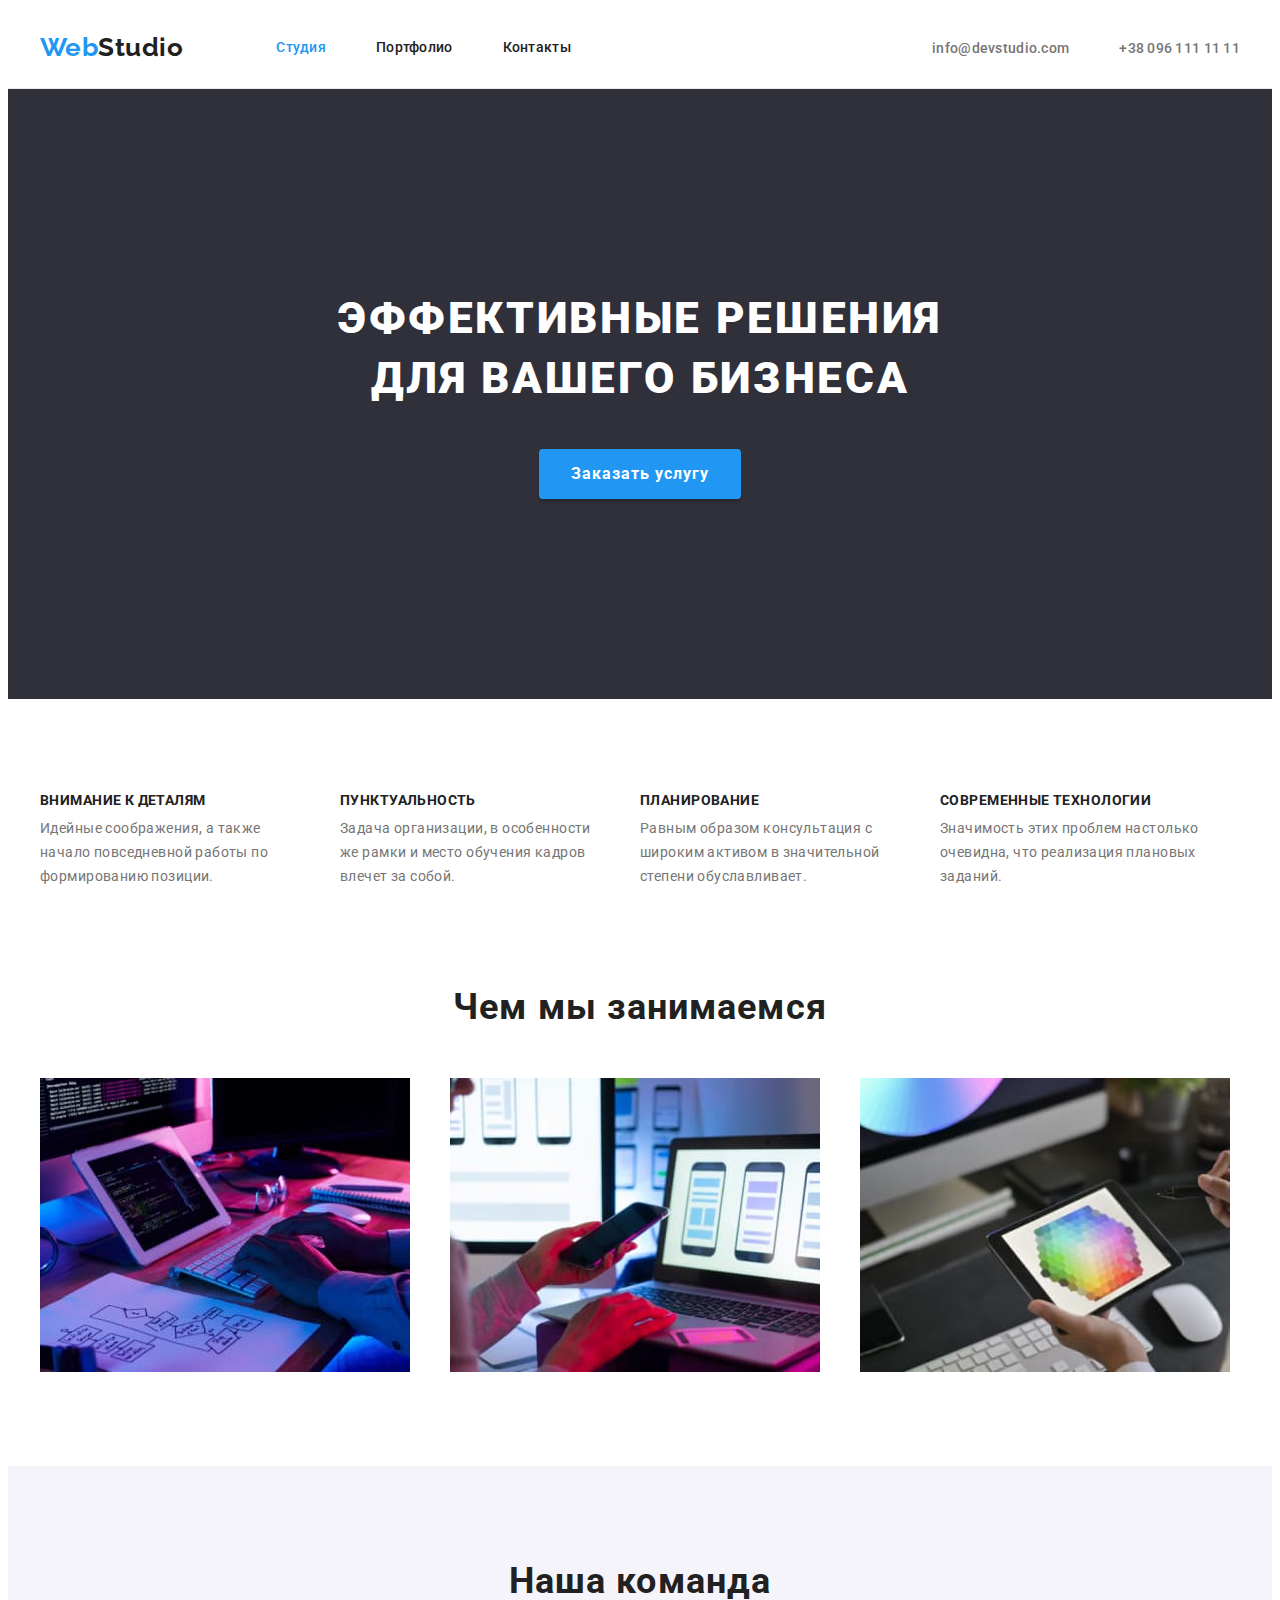
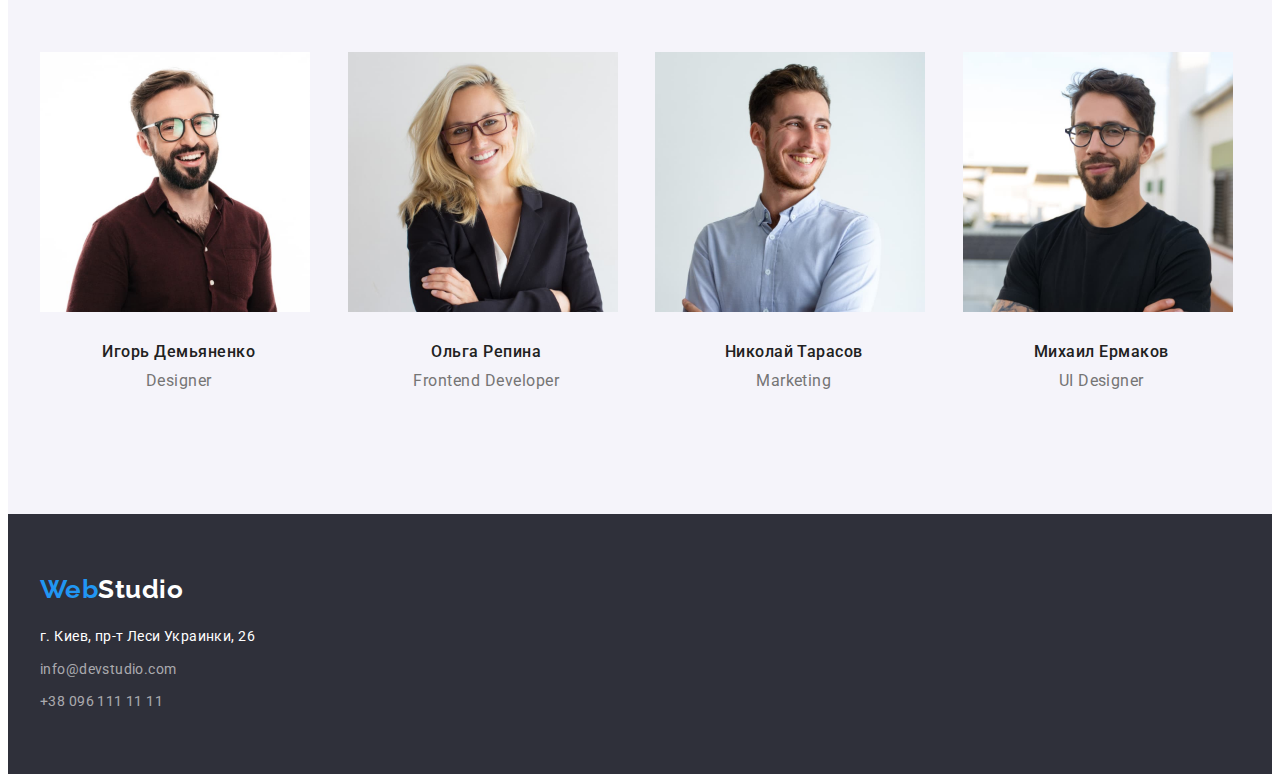
<file: index.html>
<!DOCTYPE html>
<html lang="ru">
  <head>
    <meta charset="UTF-8" />
    <meta http-equiv="X-UA-Compatible" content="IE=edge" />
    <meta name="viewport" content="width=device-width, initial-scale=1.0" />
    <title>WebStudio</title>
    <link rel="preconnect" href="https://fonts.googleapis.com" />
    <link rel="preconnect" href="https://fonts.gstatic.com" crossorigin />
    <link
      href="https://fonts.googleapis.com/css2?family=Raleway:wght@700&family=Roboto:wght@400;500;700;900&display=swap"
      rel="stylesheet"
    />
    <link
      rel="stylesheet"
      href="https://cdnjs.cloudflare.com/ajax/libs/modern-normalize/1.1.0/modern-normalize.min.css"
      integrity="sha512-wpPYUAdjBVSE4KJnH1VR1HeZfpl1ub8YT/NKx4PuQ5NmX2tKuGu6U/JRp5y+Y8XG2tV+wKQpNHVUX03MfMFn9Q=="
      crossorigin="anonymous"
      referrerpolicy="no-referrer"
    />
    <link rel="stylesheet" href="./css/styles.css" />
  </head>
  <body>
    <!----------------------------------------------site (header шапка)----------------------------------------->
    <header>
      <div class="container">
        <nav class="main-nav">
          <a href="./index.html" class="nav-link-logo">Web<span class="partlogo">Studio</span></a>
          <ul class="site-nav">
            <li class="item">
              <a class="link current" href="./index.html" target="_self">Студия</a>
            </li>
            <li class="item">
              <a class="link" href="./portfolio.html" target="_self">Портфолио</a>
            </li>
            <li class="item"><a class="link" href="">Контакты</a></li>
          </ul>

          <ul class="auth-nav">
            <li class="item">
              <a class="link" href="mailto:info@devstudio.com">info@devstudio.com</a>
            </li>
            <li class="item"><a class="link" href="tel:+380961111111">+38 096 111 11 11</a></li>
          </ul>
        </nav>
      </div>
    </header>
    <!---------------------------------------------hero section (секция герой)----------------------------------->
    <main>
      <section class="section-hero">
        <div class="text-hero">
          <h1 class="hero-title">Эффективные решения для вашего бизнеса</h1>
        </div>
          <button class="hero-button" type="button">Заказать услугу</button>
      </section>
      <!---------------------------------------------section block (блок секций)--------------------------------->
      <section class="section-block section">
        <div class="container">
          <h2 class="vizually-hidden">Особенности</h2>
          
            <ul class="main-item ul">
              <li class="item">
                <h3 class="advant-title">Внимание к деталям</h3>
                <p class="subtitle">
                  Идейные соображения, а также начало повседневной работы по формированию позиции.
                </p>
              </li>
              <li class="item">
                <h3 class="advant-title">Пунктуальность</h3>
                <p class="subtitle">
                  Задача организации, в особенности же рамки и место обучения кадров влечет за
                  собой.
                </p>
              </li>
              <li class="item">
                <h3 class="advant-title">Планирование</h3>
                <p class="subtitle">
                  Равным образом консультация с широким активом в значительной степени
                  обуславливает.
                </p>
              </li>
              <li class="item">
                <h3 class="advant-title">Современные технологии</h3>
                <p class="subtitle">
                  Значимость этих проблем настолько очевидна, что реализация плановых заданий.
                </p>
              </li>
            </ul>
          
        </div>
      </section>
      <!----------------------------------------------testimonial section (чем мы занимаемся)------------------------------------------>
      <section class="section-portfolio">
        <div class="container">
          <h2 class="section-title">Чем мы занимаемся</h2>
          <ul class="gallery-flex">
            <li class="masters-item">
              <img class="card-image no-gap" src="./images/mp1.jpg" alt="мужчина печатает на клавиатуре" width="370" />
            </li>
            <li class="masters-item"><img class="card-image no-gap" src="./images/mp2.jpg" alt="смартфон возле ноутбука" width="370" /></li>
            <li class="masters-item"><img class="card-image no-gap" src="./images/mp3.jpg" alt="изображение на планшете" width="370" /></li>
          </ul>
        </div>
      </section>
      <!----------------------------------------------command section (наша команда)------------------------------------------>
      <section class="section-command section">
        <div class="container">
          <h2 class="section-title-desc">Наша команда</h2>
          <ul class="command-flex">
            <li class="command">
              <img
                class="card-image no-gap"
                src="./images/product-designer.jpg"
                alt="учасник команды"
                width="270"
              />
              <div class="workers"><h3 class="section-name">Игорь Демьяненко</h3>
              <p class="subtitle-profession">Designer</p>
            </div>
            </li>
            <li class="command">
              <img
                class="card-image no-gap"
                src="./images/frontend-developer.jpg"
                alt="учасница команды"
                width="270"
              />
              <div class="workers"><h3 class="section-name">Ольга Репина</h3>
              <p class="subtitle-profession">Frontend Developer</p>
            </div>
            </li>
            <li class="command">
              <img class="card-image no-gap" src="./images/marketing.jpg" alt="учасник команды" width="270" />
              <div class="workers"><h3 class="section-name">Николай Тарасов</h3>
              <p class="subtitle-profession">Marketing</p>
            </div>
            </li>
            <li class="command">
              <img class="card-image no-gap" src="./images/ui-designer.jpg" alt="учасник команды" width="270" />
              <div class="workers"><h3 class="section-name">Михаил Ермаков</h3>
              <p class="subtitle-profession">UI Designer</p>
            </div>
            </li>
          </ul>
        </div>
      </section>
    </main>
    <!----------------------------------------------footer (подвал)---------------------------------------->
    <footer class="footer">
      <div class="container">
        <a class="logo-footer" href="./index.html"
          >Web<span class="footerlogo">Studio</span></a
        >
        <address>
          <ul>
            <li>
              <a
                class="link aside-link"
                href="https://goo.gl/maps/vPPs6A4afEgHFddDA"
                target="_blank"
                rel="noopener noreferrer"
                >г. Киев, пр-т Леси Украинки, 26 <br />
              </a>
            </li>
            <li>
              <a class="link-footer mail" href="mailto:info@devstudio.com">info@devstudio.com</a>
              <br />
            </li>
            <li><a class="link-footer" href="tel:+380961111111">+38 096 111 11 11</a></li>
          </ul>
        </address>
      </div>
    </footer>
  </body>
</html>
</file>
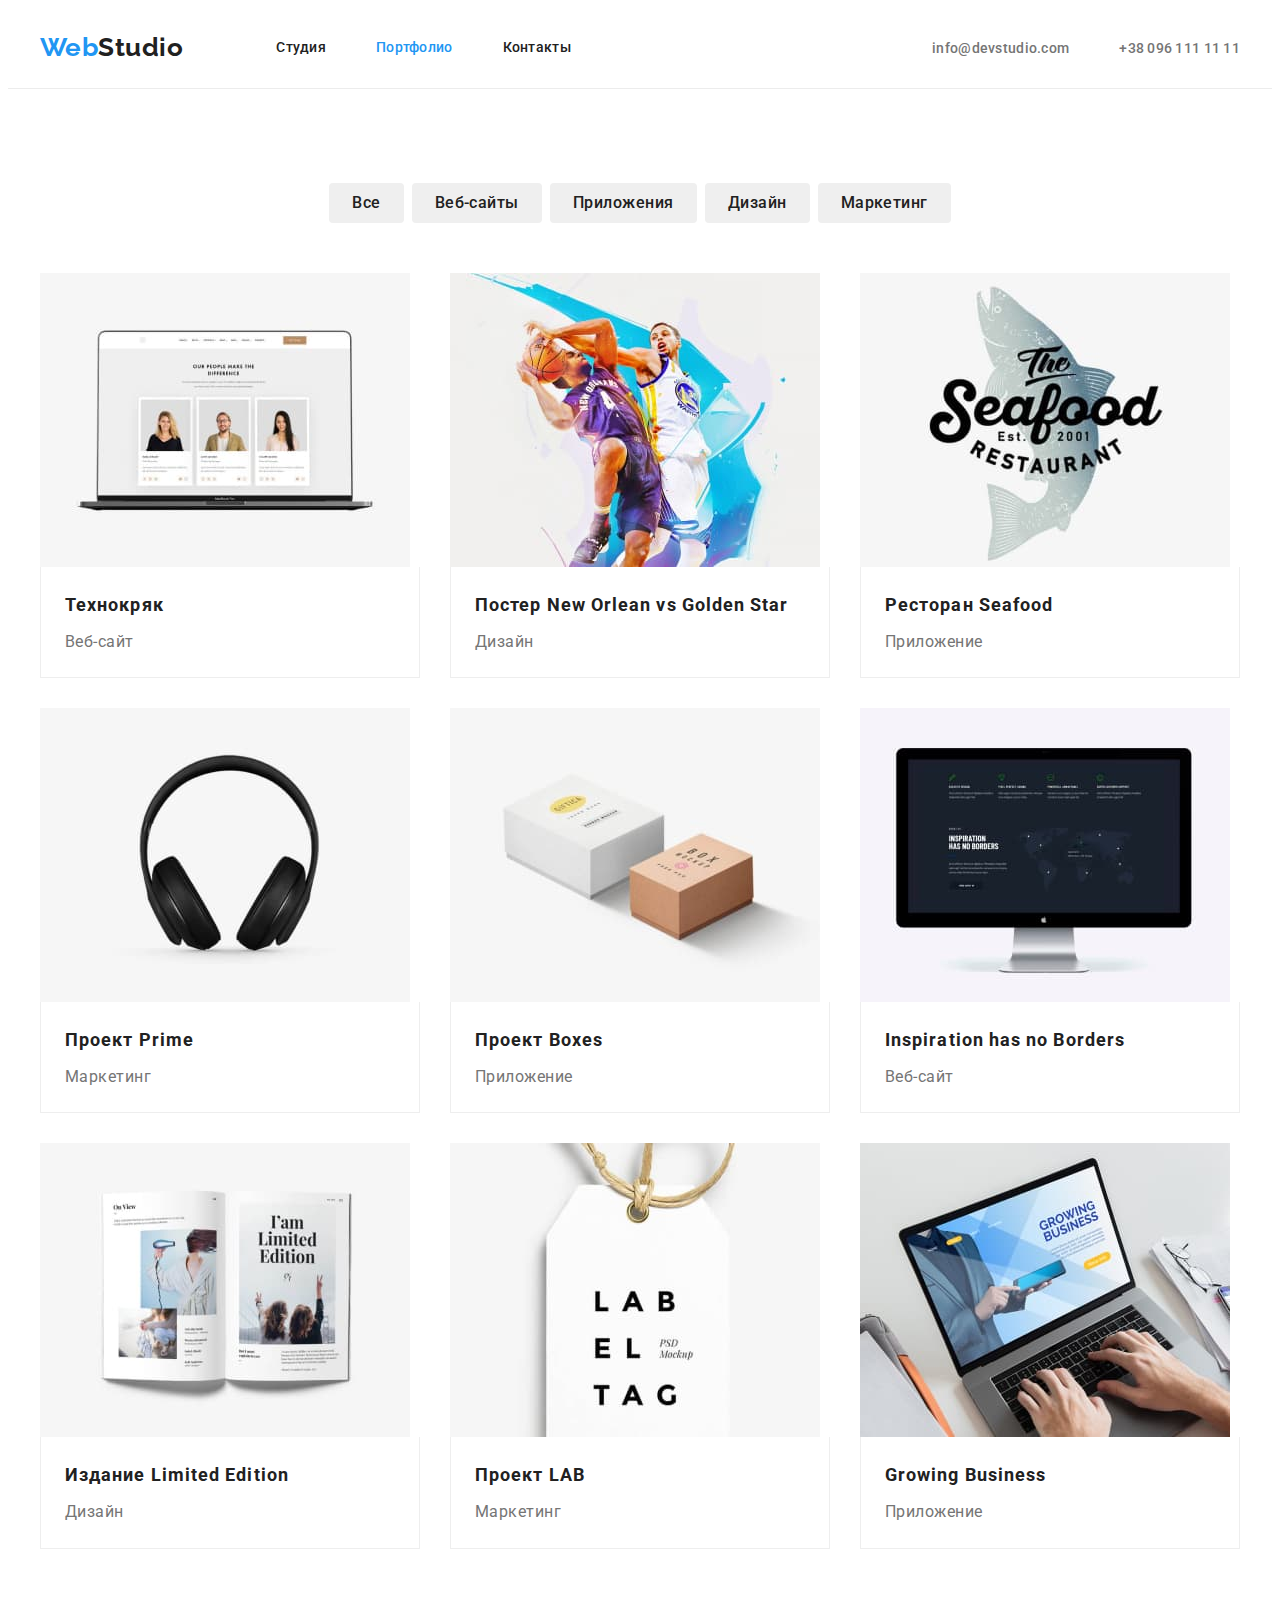
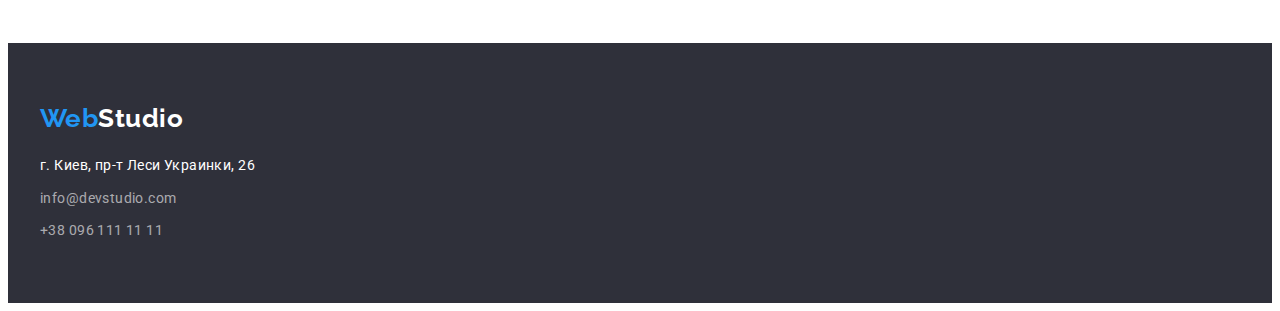
<file: portfolio.html>
<!DOCTYPE html>
<html lang="ru">
  <head>
    <meta charset="UTF-8" />
    <meta http-equiv="X-UA-Compatible" content="IE=edge" />
    <meta name="viewport" content="width=device-width, initial-scale=1.0" />
    <title>Portfolio</title>
    <link rel="preconnect" href="https://fonts.googleapis.com" />
    <link rel="preconnect" href="https://fonts.gstatic.com" crossorigin />
    <link
      href="https://fonts.googleapis.com/css2?family=Raleway:wght@700&family=Roboto:wght@400;500;700;900&display=swap"
      rel="stylesheet"
    />
    <link
      rel="stylesheet"
      href="https://cdnjs.cloudflare.com/ajax/libs/modern-normalize/1.1.0/modern-normalize.min.css"
      integrity="sha512-wpPYUAdjBVSE4KJnH1VR1HeZfpl1ub8YT/NKx4PuQ5NmX2tKuGu6U/JRp5y+Y8XG2tV+wKQpNHVUX03MfMFn9Q=="
      crossorigin="anonymous"
      referrerpolicy="no-referrer"
    />
    <link rel="stylesheet" href="./css/styles.css" />
  </head>
  <body>
    <!---------------------------site header шапка сайта--------------------------->

    <header>
      <div class="container">
        <nav class="main-nav">
          <a href="./index.html" class="nav-link-logo">Web<span class="partlogo">Studio</span></a>
          <ul class="site-nav">
            <li class="item">
              <a class="link" href="./index.html" target="_self">Студия</a>
            </li>
            <li class="item">
              <a class="link current" href="./portfolio.html" target="_self">Портфолио</a>
            </li>
            <li class="item"><a class="link" href="">Контакты</a></li>
          </ul>

          <ul class="auth-nav">
            <li class="item">
              <a class="link" href="mailto:info@devstudio.com">info@devstudio.com</a>
            </li>
            <li class="item"><a class="link" href="tel:+380961111111">+38 096 111 11 11</a></li>
          </ul>
        </nav>
      </div>
    </header>

    <!----------------------Фильтры----------------------->
    <main class="workin">
      <section class="block-filter">
        <div class="container">
          <h1 class="vizually-hidden">Наши работы</h1>
          
            <ul class="btn-flex">
              <li class="filter-flex">
                <button class="button" type="button">Все</button>
              </li>
              <li class="filter-flex">
                <button class="button" type="button">Веб-сайты</button>
              </li>
              <li class="filter-flex">
                <button class="button" type="button">Приложения</button>
              </li>
              <li class="filter-flex">
                <button class="button" type="button">Дизайн</button>
              </li>
              <li class="filter-flex">
                <button class="button" type="button">Маркетинг</button>
              </li>
            </ul>
          
          <!---------------------Наши работы------------------>
          <ul class="block-work">
            <li class="flex-conteiner">
              <a>
                <img
                  class="card-image no-gap"
                  src="./images/portfolio/img1.jpg"
                  alt="ноутбук"
                  width="370"
                  height="294"
                />
                <div class="work-card"><h3 class="section-title-work">Технокряк</h3>
                <p class="subtitle-work">Веб-сайт</p></div>
              </a>
            </li>
            <li class="flex-conteiner">
              <a>
                <img
                  class="card-image no-gap"
                  src="./images/portfolio/img2.jpg"
                  alt="два баскетболиста"
                  width="370"
                  height="294"
                />
                <div class="work-card"><h3 class="section-title-work">Постер New Orlean vs Golden Star</h3>
                <p class="subtitle-work">Дизайн</p></div>
              </a>
            </li>
            <li class="flex-conteiner">
              <a>
                <img
                  class="card-image no-gap"
                  src="./images/portfolio/img3.jpg"
                  alt="логотип ресторана"
                  width="370"
                  height="294"
                />
                <div class="work-card"><h3 class="section-title-work">Ресторан Seafood</h3>
                <p class="subtitle-work">Приложение</p></div>
              </a>
            </li>
            <li class="flex-conteiner">
              <a>
                <img
                  class="card-image no-gap"
                  src="./images/portfolio/img4.jpg"
                  alt="наушники"
                  width="370"
                  height="294"
                />
                <div class="work-card"><h3 class="section-title-work">Проект Prime</h3>
                <p class="subtitle-work">Маркетинг</p></div>
              </a>
            </li>
            <li class="flex-conteiner">
              <a>
                <img
                  class="card-image no-gap"
                  src="./images/portfolio/img5.jpg"
                  alt="две коробки"
                  width="370"
                  height="294"
                />
                <div class="work-card"><h3 class="section-title-work">Проект Boxes</h3>
                <p class="subtitle-work">Приложение</p></div>
              </a>
            </li>
            <li class="flex-conteiner">
              <a>
                <img
                  class="card-image no-gap"
                  src="./images/portfolio/img6.jpg"
                  alt="монитор"
                  width="370"
                  height="294"
                />
                <div class="work-card"><h3 class="section-title-work">Inspiration has no Borders</h3>
                <p class="subtitle-work">Веб-сайт</p></div>
              </a>
            </li>
            <li class="flex-conteiner">
              <a>
                <img
                  class="card-image no-gap"
                  src="./images/portfolio/img7.jpg"
                  alt="открытая книга"
                  width="370"
                  height="294"
                />
                <div class="work-card"><h3 class="section-title-work">Издание Limited Edition</h3>
                <p class="subtitle-work">Дизайн</p></div>
              </a>
            </li>
            <li class="flex-conteiner">
              <a>
                <img
                  class="card-image no-gap"
                  src="./images/portfolio/img8.jpg"
                  alt="ярлык"
                  width="370"
                  height="294"
                />
                <div class="work-card"><h3 class="section-title-work">Проект LAB</h3>
                <p class="subtitle-work">Маркетинг</p></div>
              </a>
            </li>
            <li class="flex-conteiner">
              <a>
                <img
                  class="card-image no-gap"
                  src="./images/portfolio/img9.jpg"
                  alt="набор текста"
                  width="370"
                  height="294"
                />
                <div class="work-card"><h3 class="section-title-work">Growing Business</h3>
                <p class="subtitle-work">Приложение</p>
              </a></div>
            </li>
          </ul>
        </div>
      </section>
    </main>
    <!-----------------------footer---------------------->
    <footer class="footer">
      <div class="container">
        <a class="logo-footer" href="./index.html"
          >Web<span class="footerlogo">Studio</span></a
        >
        <address>
          <ul>
            <li>
              <a
                class="link aside-link"
                href="https://goo.gl/maps/vPPs6A4afEgHFddDA"
                target="_blank"
                rel="noopener noreferrer"
                >г. Киев, пр-т Леси Украинки, 26 <br />
              </a>
            </li>
            <li>
              <a class="link-footer mail" href="mailto:info@devstudio.com">info@devstudio.com</a>
              <br />
            </li>
            <li><a class="link-footer" href="tel:+380961111111">+38 096 111 11 11</a></li>
          </ul>
        </address>
      </div>
    </footer>
  </body>
</html>
</file>
<file: css/styles.css>
/* цвет основного текста #212121;*/
/* цвет текста #757575 */
/* цвет фона шапки #ffffff;*/
/* цвет текста секции герой */
/* акцент #2196F3 */
/* цвет фона (акцента) вторичный #2F303A;*/
/* цвет фона чем мы занимаемся #E5E5E5; */
/* цвет фона наша команда #F5F4FA; */
/* подвал линки rgba(255, 255, 255, 0.6); */
/* текст адреса #ffffff */

:root {
  --primary-text-color: #212121;
  --title-text-color: #757575;
  --hero-text-color: #ffffff;
  --primary-white-color: #ffffff;
  --secondary-background-color: #2f303a;
  --secondary-fon-color: #e5e5e5;
  --accent-color: #2196f3;
  --secondary-command-color: #f5f4fa;
  --footer-link-color: rgba(255, 255, 255, 0.6);
  --address-text-color: #ffffff;
}

body {
  background-color: var(--primary-white-color);
  color: var(--primary-text-color);
  font-family: Roboto, sans-serif;
  letter-spacing: 0.03em;
}

p,
h1,
h2,
h3,
h4,
h5,
h6 {
  margin: 0;
  font-family: Roboto, sans-serif;
}

ul,
ol,
li
{
  margin: 0;
  padding-left: 0;
}

ul {
  list-style: none;
}

.container {
  padding-left: 15px;
  padding-right: 15px;
  margin-left: auto;
  margin-right: auto;

  width: 1200px; 
}

.link {
  text-decoration: none;
  color: var(--primary-text-color);
}

header {
  height: 80px;
border-bottom: 1px solid #ECECEC;
}


/* ----------------------Logo-------------------------*/
.nav-link-logo {
  padding-top: 24px;
  padding-bottom: 25px;

  text-decoration: none;
  color: var(--accent-color);
  font-family: Raleway, sans-serif;
  font-weight: 700;
  font-size: 26px;
  line-height: 1.19;
  
}

.nav-link-logo:hover,
.nav-link-logo:focus {
  color: var(--accent-color);
}

.partlogo {
  color: var(--primary-text-color);
  font-family: Raleway, sans-serif;
  font-weight: 700;
  font-size: 26px;
  line-height: 1.19;
  
}

/* ---------------------навигация сайта------------------------ */

.main-nav {
  display: flex;
  align-items: center;
  justify-content: start;
}

.current {
  color: var(--accent-color);
  
}

.site-nav {
  display: flex;
  margin-left: 93px;
  font-weight: 500;
  font-size: 14px;
  line-height: 1.14;
  letter-spacing: 0.02em;
}

.site-nav .item + .item {
  margin-left: 50px;
}

.site-nav .link {
  display: block;
  padding-top: 32px;
  padding-bottom: 32px;
}

.site-nav .link:hover,
.site-nav .link:focus {
  color: var(--accent-color);
}

.vizually-hidden {
  position: absolute;
  clip: rect(0 0 0 0);
  width: 1px;
  height: 1px;
  margin: -1px;
}

/* ----------------------список адресов------------------------- */
.auth-nav {
  display: flex;
  margin-left: auto;
}

.auth-nav .item + .item {
  margin-left: 50px;
}

.auth-nav .link {
  color: var(--title-text-color);
  font-weight: 500;
  font-size: 14px;
  line-height: 1.14;
  letter-spacing: 0.02em;
}

.auth-nav .link:hover,
.auth-nav .link:focus {
  color: var(--accent-color);
}

/* ----------------------секция герой-----------------------------*/
.section-hero {
  background-color: var(--secondary-background-color);
  text-align: center;
  margin-left: auto;
  margin-right: auto;
  padding: 200px 0px;
}

.text-hero {
width: 696px;
margin-left: auto;
margin-right: auto;
}

.hero-title {
  color: var(--hero-text-color);
  margin-bottom: 40px;
  font-weight: 900;
  font-size: 44px;
  line-height: 1.36;
  letter-spacing: 0.06em;
  text-transform: uppercase;
}

/* ---------------------------кнопки--------------------------- */
.hero-button {
  display: inline-block;
  padding: 10px 32px;
  min-width: 200px;
  height: 50px;

  color: var(--hero-text-color);
  background-color: var(--accent-color);
  font-family: Roboto, sans-serif;
  font-weight: 700;
  font-size: 16px;
  line-height: 1.87;
  text-align: center;

  letter-spacing: 0.06em;
  cursor: pointer;
  border: none;
  border-radius: 4px;
  box-shadow: 0px 4px 4px rgba(0, 0, 0, 0.15);
  
}

.hero-button:hover,
.hero-button:focus {
  color: var(--primary-text-color);
  background-color: var(--hero-text-color);
}

/* -----------------блок секций (чем мы занимаемся)------------------- */

.section-block {
  display: block;
  background-color: var(--primary-white-color);

  padding-top: 94px;
  padding-bottom: 94px;
  
  
}


.main-item {
  display: flex;
  
}

.main-item .item {
  width: 270px;
  margin: 0 15px;
  
}

.item:last-child {
  margin-right: 0;
}
.item:first-child {
  margin-left: 0;
}

.advant-title {
  margin-bottom: 10px;

  font-weight: 700;
  font-size: 14px;
  height: 14px;
  line-height: 1.14;
  letter-spacing: 0.03em;
  text-transform: uppercase;
  
}

.subtitle {
  color: var(--title-text-color);
  font-size: 14px;
  height: 75px;
  line-height: 1.71;
  letter-spacing: 0.03em;
  
}


.section-portfolio {
  display: block;
  background-color: var(--primary-white-color);

  padding-top: 0px;
  padding-bottom: 94px;
}


.section-title {
  margin-bottom: 50px;

  font-weight: 700;
  font-size: 36px;
  line-height: 1.17;
  text-align: center;
  letter-spacing: 0.03em;
  
}


.gallery-flex {
  display: flex;
  margin-left: -30px;
}

/* .masters-item:not(:last-child) {
  margin-right: 30px;
}
.masters-item {
  width: calc((100% - 60px) / 3);
} */

/* .masters-item {
  width: calc((100% - 90px) / 3);
  margin-left: 30px;
} */

.masters-item {
  width: calc(100% / 3 - 30px);
  margin-left: 30px;
}


.card-image.no-gap {
  display: block;
}


/* ------------------------------наша команда------------------------------ */
.section-command {
  background-color: var(--secondary-command-color);
  padding-top: 94px;
  padding-bottom: 94px;
  
}

.command-flex {
  display: flex;
  margin-left: -30px;
}

.command {
  flex-basis: calc(100% / 3 - 30px);
  margin-left: 30px;

}

.section-title-desc {
  margin-bottom: 50px;

  font-weight: 700;
  font-size: 36px;
  line-height: 1.17;
  text-align: center;
  letter-spacing: 0.03em;
  
}


.workers {
  padding-top: 30px;
  padding-bottom: 30px;
}

.section-name {
  margin-bottom: 10px;

  font-weight: 500;
  font-size: 16px;
  line-height: 1.19;
  text-align: center;
  letter-spacing: 0.03em;
  
}

.subtitle-profession {
  color: var(--title-text-color);

  font-size: 16px;
  line-height: 1.19;
  text-align: center;
  letter-spacing: 0.03em;
  
}

/* ---------------------------подвал (footer)------------------------- */

.footer {
  background-color: var(--secondary-background-color);
  padding-top: 60px;
  padding-bottom: 60px;
  
}

.link.aside-link {
  display: inline-block;
  margin-bottom: 9px;
  color: var(--address-text-color);
  font-style: normal;
  font-size: 14px;
  line-height: 1.7;
  letter-spacing: 0.03em;
  
}

.link-footer {
  display: inline-block;
  color: var(--footer-link-color);
  text-decoration: none;
  font-style: normal;
  font-weight: 400;
  font-size: 14px;
  line-height: 1.7;
  letter-spacing: 0.03em;
  
}

.logo-footer {
  margin-bottom: 20px;
  display: inline-block;

  text-decoration: none;
  color: var(--accent-color);
  font-family: Raleway, sans-serif;
  font-weight: 700;
  font-size: 26px;
  line-height: 1.19;
}

.logo-footer:hover,
.logo-footer:focus {
  color: var(--accent-color);
}

.footerlogo {
  color: #ffffff;
  font-family: Raleway, sans-serif;
  font-weight: 700;
  font-size: 26px;
  line-height: 1.19;
}


.link-footer.mail {
  margin-bottom: 9px;
}

/* -----------------------------------------------------Стили для Портфолио------------------------------------------------- */

/* ----------------------------кнопки (button), ilter---------------------------- */
.block-filter {
  padding-top: 94px;
  padding-bottom: 94px;
}

.btn-flex {
  display: flex;
  margin-bottom: 50px;
  align-items: center;
  justify-content: center;
}

.button {
  color: var(--primary-text-color);
padding: 6px 22px;

  font-family: Roboto, sans-serif;
  font-weight: 500;
  font-size: 16px;
  line-height: 1.6;
  text-align: center;
  letter-spacing: 0.03em;
  cursor: pointer;

  border: 1px solid transparent;
  border-radius: 4px;
  
}

button:hover,
button:focus {
  background-color: var(--accent-color);
  color: var(--primary-white-color);
}

.workin {
  background-color: var(--primary-white-color);
  margin-left: auto;
  margin-right: auto;
}

.work-card {
  padding: 20PX 24px;
  border-left: 1px solid #EEEEEE;
  border-right: 1px solid #EEEEEE;
  border-bottom: 1px solid #EEEEEE;
  
}

.section-title-work {
  margin-bottom: 4px;

  color: var(--primary-text-color);
  font-weight: 700;
  font-size: 18px;
  line-height: 2;
  letter-spacing: 0.06em;
}

.block-work .subtitle-work {
  color: var(--title-text-color);
  font-size: 16px;
  line-height: 1.9;
  letter-spacing: 0.03em;
}


/* .filter-flex {
  margin-right: 8px;
} */

/* .filter-flex:last-child {
  margin-right: 0;
} */

.filter-flex:not(:last-child) {
  margin-right: 8px;
}

.block-work {
  background-color: var(--primary-white-color);
  display: flex;
  flex-wrap: wrap;
  margin-left: -30px;
  margin-bottom: -30px;
}

/* margin-right: 30px;
  margin-bottom: 30px; */

.flex-conteiner {
  flex-basis: calc(100% / 3 - 30px);
  margin-left: 30px;
  margin-bottom: 30px;
}
</file>
